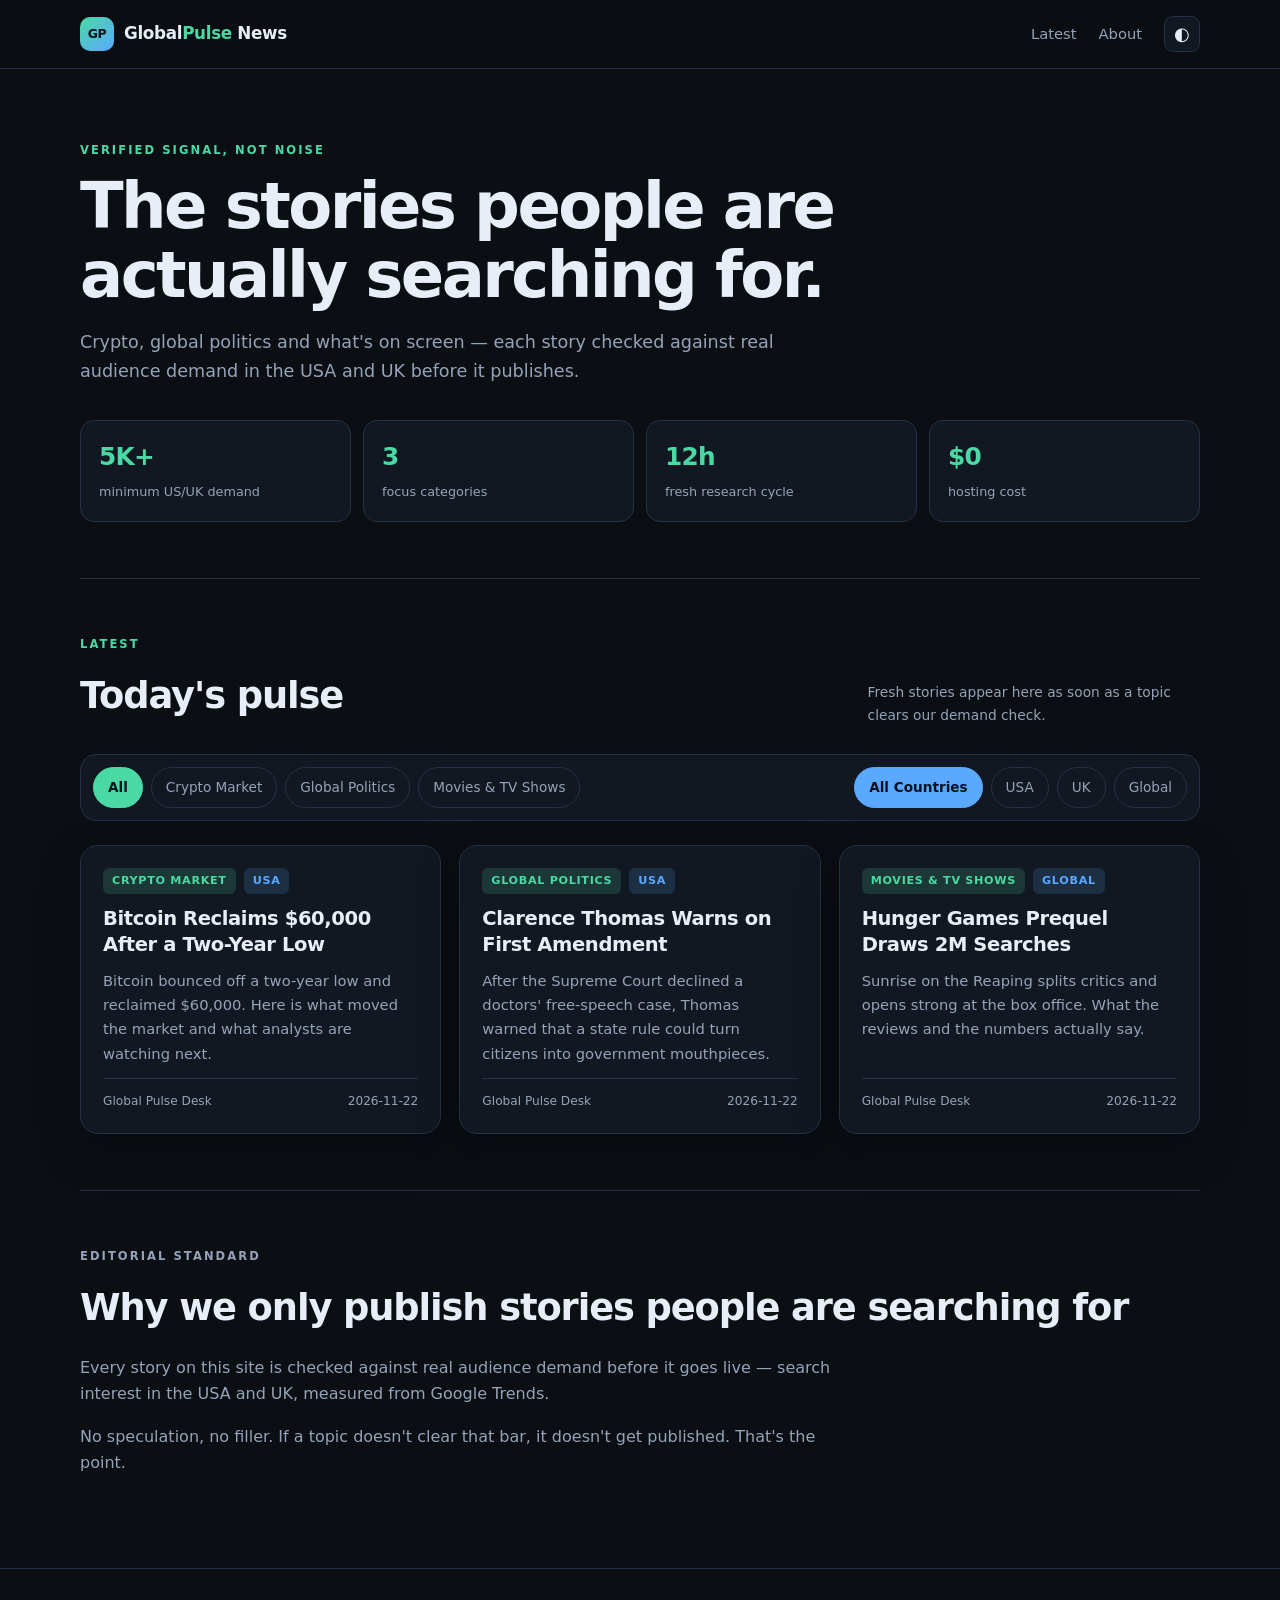
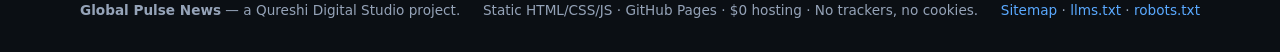
<file: index.html>
<!DOCTYPE html>
<html lang="en" data-theme="dark">
<head>
<meta charset="utf-8">
<meta name="viewport" content="width=device-width, initial-scale=1">
<title>Global Pulse News — Crypto, Politics &amp; Streaming</title>
<meta name="description" content="Real news and trend coverage on crypto, global politics and streaming. Every story checks real audience demand before it publishes.">
<meta name="robots" content="index,follow,max-snippet:-1,max-image-preview:large">
<meta name="author" content="Qureshi Digital Studio">
<link rel="canonical" href="https://nouman10.github.io/global-pulse-news/">
<meta property="og:type" content="website">
<meta property="og:site_name" content="Global Pulse News">
<meta property="og:title" content="Global Pulse News — Crypto, Politics &amp; Streaming">
<meta property="og:description" content="Trend coverage for US and UK audiences. Every story checks real audience demand before publishing.">
<meta property="og:url" content="https://nouman10.github.io/global-pulse-news/">
<meta name="twitter:card" content="summary_large_image">
<link rel="stylesheet" href="assets/style.css">
<script type="application/ld+json">
{"@context":"https://schema.org","@type":"WebSite","name":"Global Pulse News","url":"https://nouman10.github.io/global-pulse-news/","publisher":{"@type":"Organization","name":"Qureshi Digital Studio"},"potentialAction":{"@type":"SearchAction","target":"https://nouman10.github.io/global-pulse-news/?q={search_term_string}","query-input":"required name=search_term_string"}}
</script>
</head>
<body>
<header class="site-header">
  <div class="wrap header-inner">
    <a class="brand" href="index.html" aria-label="Global Pulse News home"><span class="brand-mark">GP</span><span>Global<span class="brand-accent">Pulse</span> News</span></a>
    <nav class="header-nav" aria-label="Primary">
      <a href="#latest">Latest</a><a href="#about">About</a>
      <button id="theme-toggle" class="theme-toggle" type="button" aria-label="Toggle dark and light theme">◐</button>
    </nav>
  </div>
</header>

<main>
<section class="hero wrap">
  <p class="eyebrow">VERIFIED SIGNAL, NOT NOISE</p>
  <h1>The stories people are actually searching for.</h1>
  <p class="lede">Crypto, global politics and what's on screen — each story checked against real audience demand in the USA and UK before it publishes.</p>
  <div class="hero-stats">
    <div><strong>5K+</strong><span>minimum US/UK demand</span></div>
    <div><strong>3</strong><span>focus categories</span></div>
    <div><strong>12h</strong><span>fresh research cycle</span></div>
    <div><strong>$0</strong><span>hosting cost</span></div>
  </div>
</section>

<section id="latest" class="wrap latest">
  <div class="section-head">
    <div><p class="eyebrow">LATEST</p><h2>Today's pulse</h2></div>
    <p class="section-note">Fresh stories appear here as soon as a topic clears our demand check.</p>
  </div>
  <div class="filters">
    <div class="filter-group" role="tablist" aria-label="Filter by category">
      <button class="chip active" type="button" role="tab" aria-selected="true" data-filter-category="All">All</button>
      <button class="chip" type="button" role="tab" aria-selected="false" data-filter-category="Crypto Market">Crypto Market</button>
      <button class="chip" type="button" role="tab" aria-selected="false" data-filter-category="Global Politics">Global Politics</button>
      <button class="chip" type="button" role="tab" aria-selected="false" data-filter-category="Movies &amp; TV Shows">Movies &amp; TV Shows</button>
    </div>
    <div class="filter-group" role="group" aria-label="Filter by country">
      <button class="chip chip-country active" type="button" data-filter-country="All Countries">All Countries</button>
      <button class="chip chip-country" type="button" data-filter-country="USA">USA</button>
      <button class="chip chip-country" type="button" data-filter-country="UK">UK</button>
      <button class="chip chip-country" type="button" data-filter-country="Global">Global</button>
    </div>
  </div>
  <div id="article-grid" class="article-grid" aria-live="polite">
    <div class="skeleton">Loading the latest verified stories…</div>
  </div>
</section>

<section id="about" class="wrap about">
  <p class="eyebrow">EDITORIAL STANDARD</p>
  <h2>Why we only publish stories people are searching for</h2>
  <p>Every story on this site is checked against real audience demand before it goes live — search interest in the USA and UK, measured from Google Trends.</p>
  <p>No speculation, no filler. If a topic doesn't clear that bar, it doesn't get published. That's the point.</p>
</section>
</main>

<footer class="site-footer">
  <div class="wrap footer-inner">
    <p><strong>Global Pulse News</strong> — a Qureshi Digital Studio project.</p>
    <p>Static HTML/CSS/JS · GitHub Pages · $0 hosting · No trackers, no cookies.</p>
    <p><a href="sitemap.xml">Sitemap</a> · <a href="llms.txt">llms.txt</a> · <a href="robots.txt">robots.txt</a></p>
  </div>
</footer>
<script src="assets/app.js" defer></script>
</body>
</html>
</file>
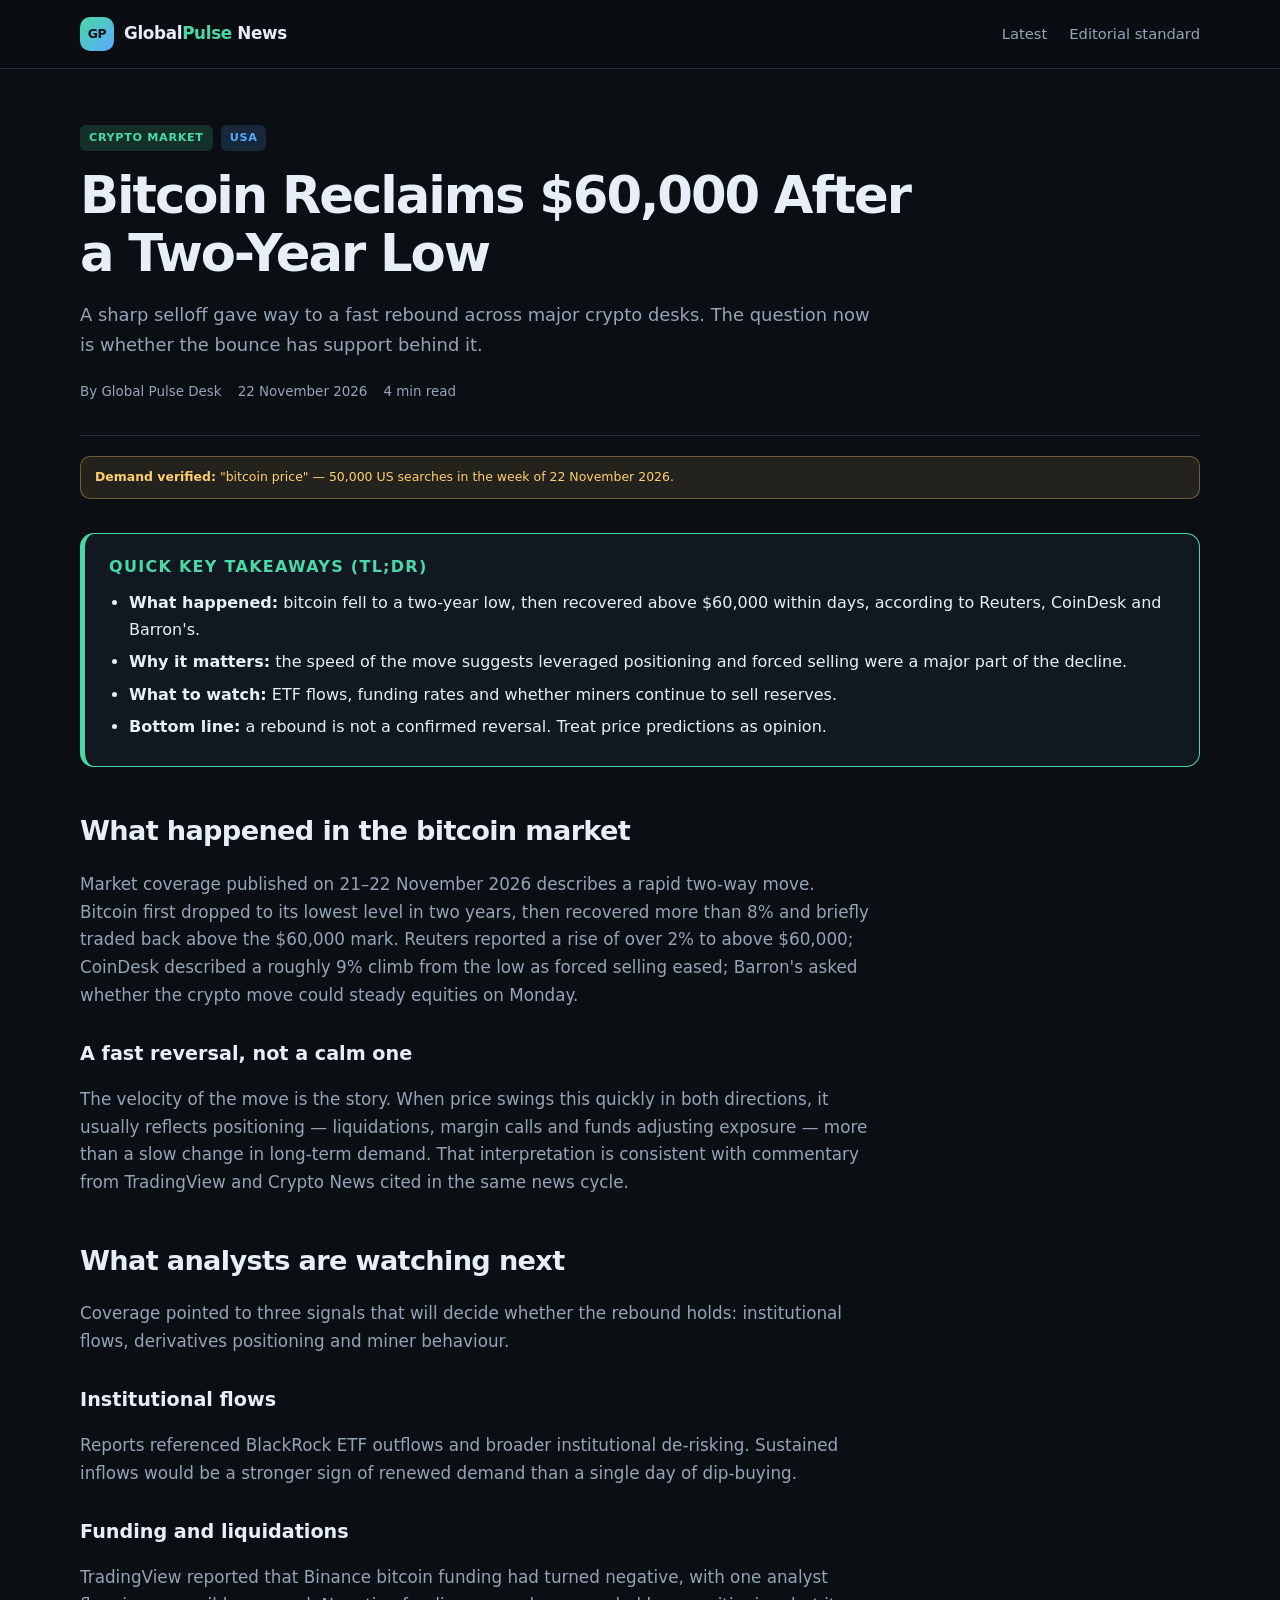
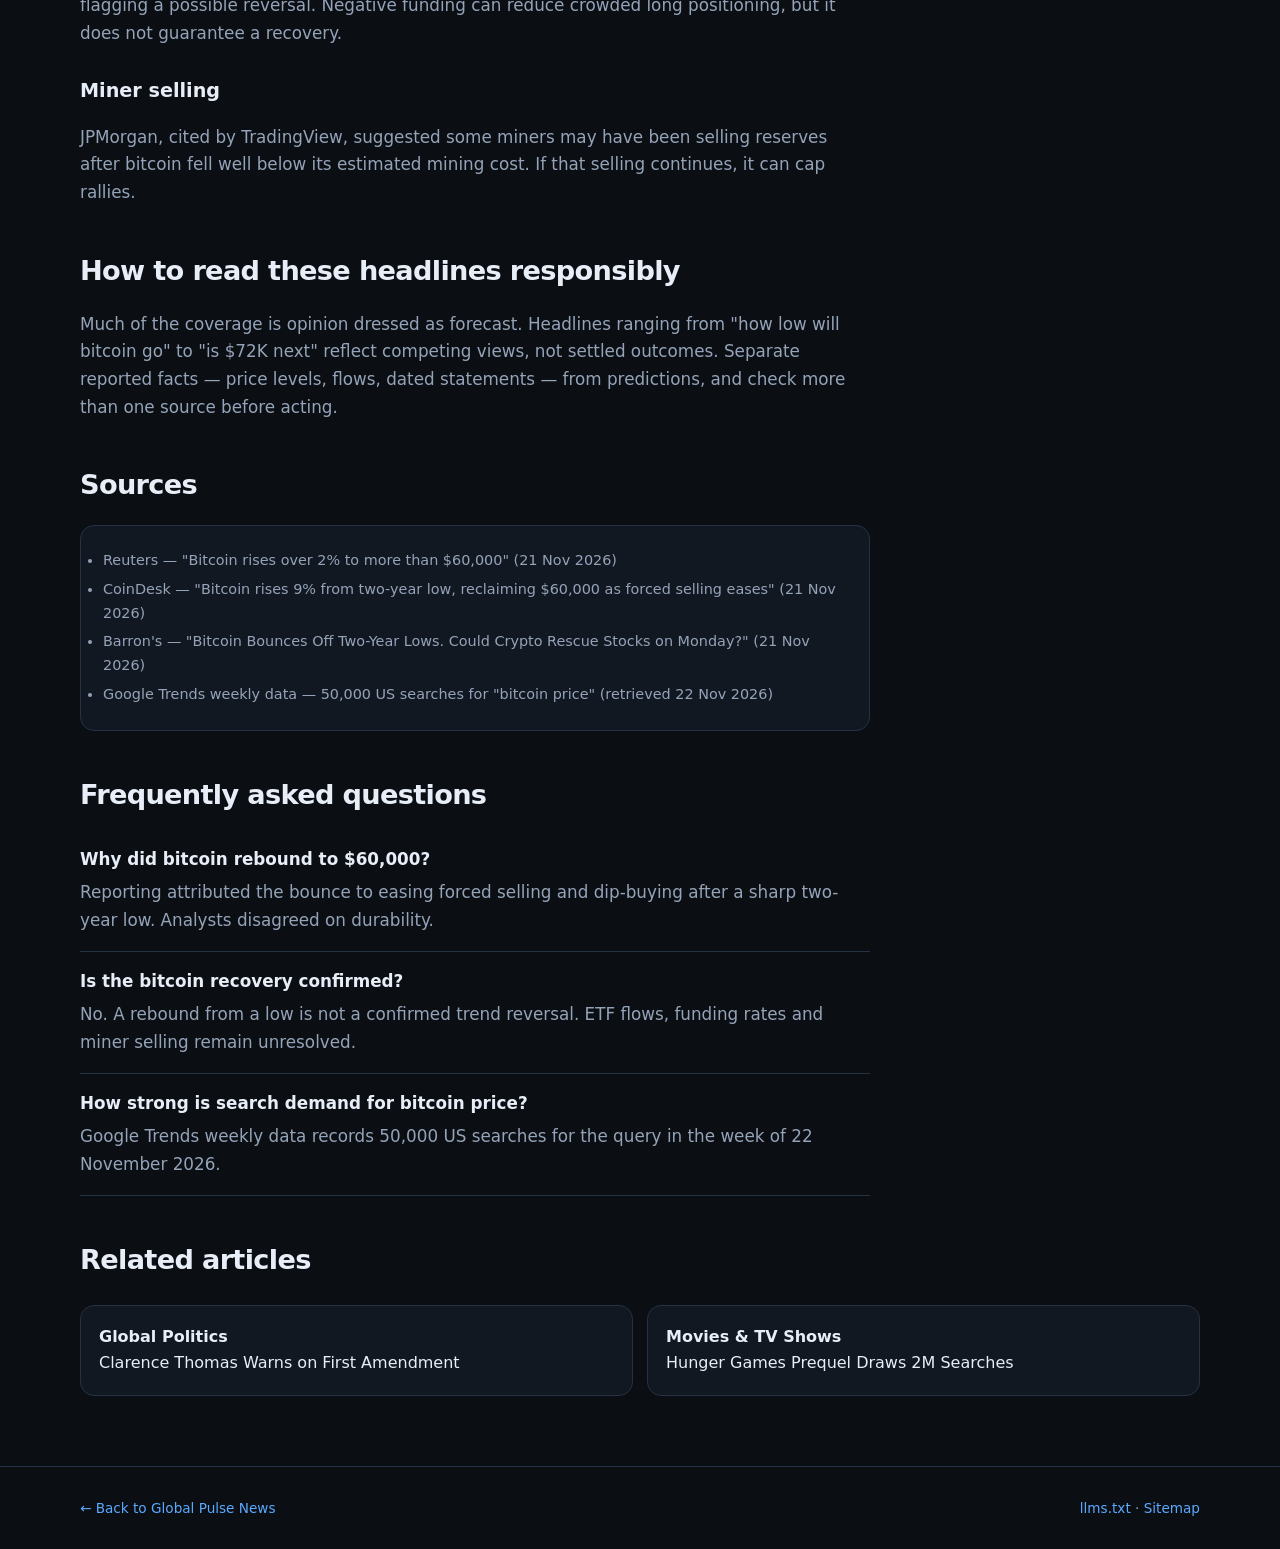
<file: articles/bitcoin-reclaims-60000.html>
<!DOCTYPE html>
<html lang="en" data-theme="dark">
<head>
<meta charset="utf-8">
<meta name="viewport" content="width=device-width, initial-scale=1">
<title>Bitcoin Reclaims $60K After Two-Year Low</title>
<meta name="description" content="Bitcoin bounced off a two-year low and reclaimed $60,000. Here is what moved the market and what analysts are watching next.">
<meta name="robots" content="index,follow,max-snippet:-1,max-image-preview:large">
<meta name="author" content="Global Pulse Desk">
<link rel="canonical" href="https://nouman10.github.io/global-pulse-news/articles/bitcoin-reclaims-60000.html">
<meta property="og:type" content="article">
<meta property="og:site_name" content="Global Pulse News">
<meta property="og:title" content="Bitcoin Reclaims $60K After Two-Year Low">
<meta property="og:description" content="Bitcoin bounced off a two-year low and reclaimed $60,000. Here is what moved the market and what analysts are watching next.">
<meta property="og:url" content="https://nouman10.github.io/global-pulse-news/articles/bitcoin-reclaims-60000.html">
<meta name="twitter:card" content="summary_large_image">
<link rel="stylesheet" href="../assets/style.css">
<link rel="stylesheet" href="../assets/article.css">
<script type="application/ld+json">
{"@context":"https://schema.org","@graph":[
{"@type":"NewsArticle","headline":"Bitcoin Reclaims $60K After Two-Year Low","description":"Bitcoin bounced off a two-year low and reclaimed $60,000. Here is what moved the market and what analysts are watching next.","datePublished":"2026-11-22","dateModified":"2026-11-22","author":{"@type":"Organization","name":"Global Pulse Desk"},"publisher":{"@type":"Organization","name":"Global Pulse News","parentOrganization":{"@type":"Organization","name":"Qureshi Digital Studio"}},"mainEntityOfPage":"https://nouman10.github.io/global-pulse-news/articles/bitcoin-reclaims-60000.html","articleSection":"Crypto Market","keywords":"bitcoin price, bitcoin, crypto market, BTC"},
{"@type":"FAQPage","mainEntity":[
{"@type":"Question","name":"Why did bitcoin rebound to $60,000?","acceptedAnswer":{"@type":"Answer","text":"Reporting from Reuters and CoinDesk on 21-22 November 2026 attributed the bounce to easing forced selling and dip-buying after a sharp two-year low. Analysts quoted in the coverage disagreed on how durable the move is."}},
{"@type":"Question","name":"Is the bitcoin recovery confirmed?","acceptedAnswer":{"@type":"Answer","text":"No. A rebound from a low is not the same as a confirmed trend reversal. ETF flows, funding rates and miner behaviour remain unresolved risks."}},
{"@type":"Question","name":"How strong is the search demand for bitcoin price?","acceptedAnswer":{"@type":"Answer","text":"Google Trends weekly data for the US records 50,000 searches for the query 'bitcoin price' in the week of 22 November 2026."}}
]}
]}
</script>
</head>
<body>
<header class="site-header"><div class="wrap header-inner">
<a class="brand" href="../index.html"><span class="brand-mark">GP</span><span>Global<span class="brand-accent">Pulse</span> News</span></a>
<nav class="header-nav" aria-label="Primary"><a href="../index.html#latest">Latest</a><a href="../index.html#about">Editorial standard</a></nav>
</div></header>
<main>
<article class="wrap">
<header class="article-hero">
<div class="tags"><span class="badge">Crypto Market</span><span class="badge country">USA</span></div>
<h1>Bitcoin Reclaims $60,000 After a Two-Year Low</h1>
<p class="article-dek">A sharp selloff gave way to a fast rebound across major crypto desks. The question now is whether the bounce has support behind it.</p>
<div class="article-meta"><span>By Global Pulse Desk</span><time datetime="2026-11-22">22 November 2026</time><span>4 min read</span></div>
</header>
<div class="gate-note"><strong>Demand verified:</strong> "bitcoin price" — 50,000 US searches in the week of 22 November 2026.</div>

<section class="tldr" aria-labelledby="tldr-heading">
<h2 id="tldr-heading">Quick Key Takeaways (TL;DR)</h2>
<ul>
<li><strong>What happened:</strong> bitcoin fell to a two-year low, then recovered above $60,000 within days, according to Reuters, CoinDesk and Barron's.</li>
<li><strong>Why it matters:</strong> the speed of the move suggests leveraged positioning and forced selling were a major part of the decline.</li>
<li><strong>What to watch:</strong> ETF flows, funding rates and whether miners continue to sell reserves.</li>
<li><strong>Bottom line:</strong> a rebound is not a confirmed reversal. Treat price predictions as opinion.</li>
</ul>
</section>

<div class="prose">
<h2>What happened in the bitcoin market</h2>
<p>Market coverage published on 21–22 November 2026 describes a rapid two-way move. Bitcoin first dropped to its lowest level in two years, then recovered more than 8% and briefly traded back above the $60,000 mark. Reuters reported a rise of over 2% to above $60,000; CoinDesk described a roughly 9% climb from the low as forced selling eased; Barron's asked whether the crypto move could steady equities on Monday.</p>

<h3>A fast reversal, not a calm one</h3>
<p>The velocity of the move is the story. When price swings this quickly in both directions, it usually reflects positioning — liquidations, margin calls and funds adjusting exposure — more than a slow change in long-term demand. That interpretation is consistent with commentary from TradingView and Crypto News cited in the same news cycle.</p>

<h2>What analysts are watching next</h2>
<p>Coverage pointed to three signals that will decide whether the rebound holds: institutional flows, derivatives positioning and miner behaviour.</p>

<h3>Institutional flows</h3>
<p>Reports referenced BlackRock ETF outflows and broader institutional de-risking. Sustained inflows would be a stronger sign of renewed demand than a single day of dip-buying.</p>

<h3>Funding and liquidations</h3>
<p>TradingView reported that Binance bitcoin funding had turned negative, with one analyst flagging a possible reversal. Negative funding can reduce crowded long positioning, but it does not guarantee a recovery.</p>

<h3>Miner selling</h3>
<p>JPMorgan, cited by TradingView, suggested some miners may have been selling reserves after bitcoin fell well below its estimated mining cost. If that selling continues, it can cap rallies.</p>

<h2>How to read these headlines responsibly</h2>
<p>Much of the coverage is opinion dressed as forecast. Headlines ranging from "how low will bitcoin go" to "is $72K next" reflect competing views, not settled outcomes. Separate reported facts — price levels, flows, dated statements — from predictions, and check more than one source before acting.</p>

<h2>Sources</h2>
<ul class="sources">
<li>Reuters — "Bitcoin rises over 2% to more than $60,000" (21 Nov 2026)</li>
<li>CoinDesk — "Bitcoin rises 9% from two-year low, reclaiming $60,000 as forced selling eases" (21 Nov 2026)</li>
<li>Barron's — "Bitcoin Bounces Off Two-Year Lows. Could Crypto Rescue Stocks on Monday?" (21 Nov 2026)</li>
<li>Google Trends weekly data — 50,000 US searches for "bitcoin price" (retrieved 22 Nov 2026)</li>
</ul>

<h2 id="faq">Frequently asked questions</h2>
<div class="faq-item"><h3>Why did bitcoin rebound to $60,000?</h3><p>Reporting attributed the bounce to easing forced selling and dip-buying after a sharp two-year low. Analysts disagreed on durability.</p></div>
<div class="faq-item"><h3>Is the bitcoin recovery confirmed?</h3><p>No. A rebound from a low is not a confirmed trend reversal. ETF flows, funding rates and miner selling remain unresolved.</p></div>
<div class="faq-item"><h3>How strong is search demand for bitcoin price?</h3><p>Google Trends weekly data records 50,000 US searches for the query in the week of 22 November 2026.</p></div>

<h2>Related articles</h2>
</div>
<aside class="related">
<a href="clarence-thomas-first-amendment.html"><strong>Global Politics</strong><br>Clarence Thomas Warns on First Amendment</a>
<a href="hunger-games-sunrise-reaping.html"><strong>Movies &amp; TV Shows</strong><br>Hunger Games Prequel Draws 2M Searches</a>
</aside>
</article>
</main>
<footer class="site-footer"><div class="wrap footer-inner">
<p><a href="../index.html">← Back to Global Pulse News</a></p><p><a href="../llms.txt">llms.txt</a> · <a href="../sitemap.xml">Sitemap</a></p>
</div></footer>
</body>
</html>
</file>
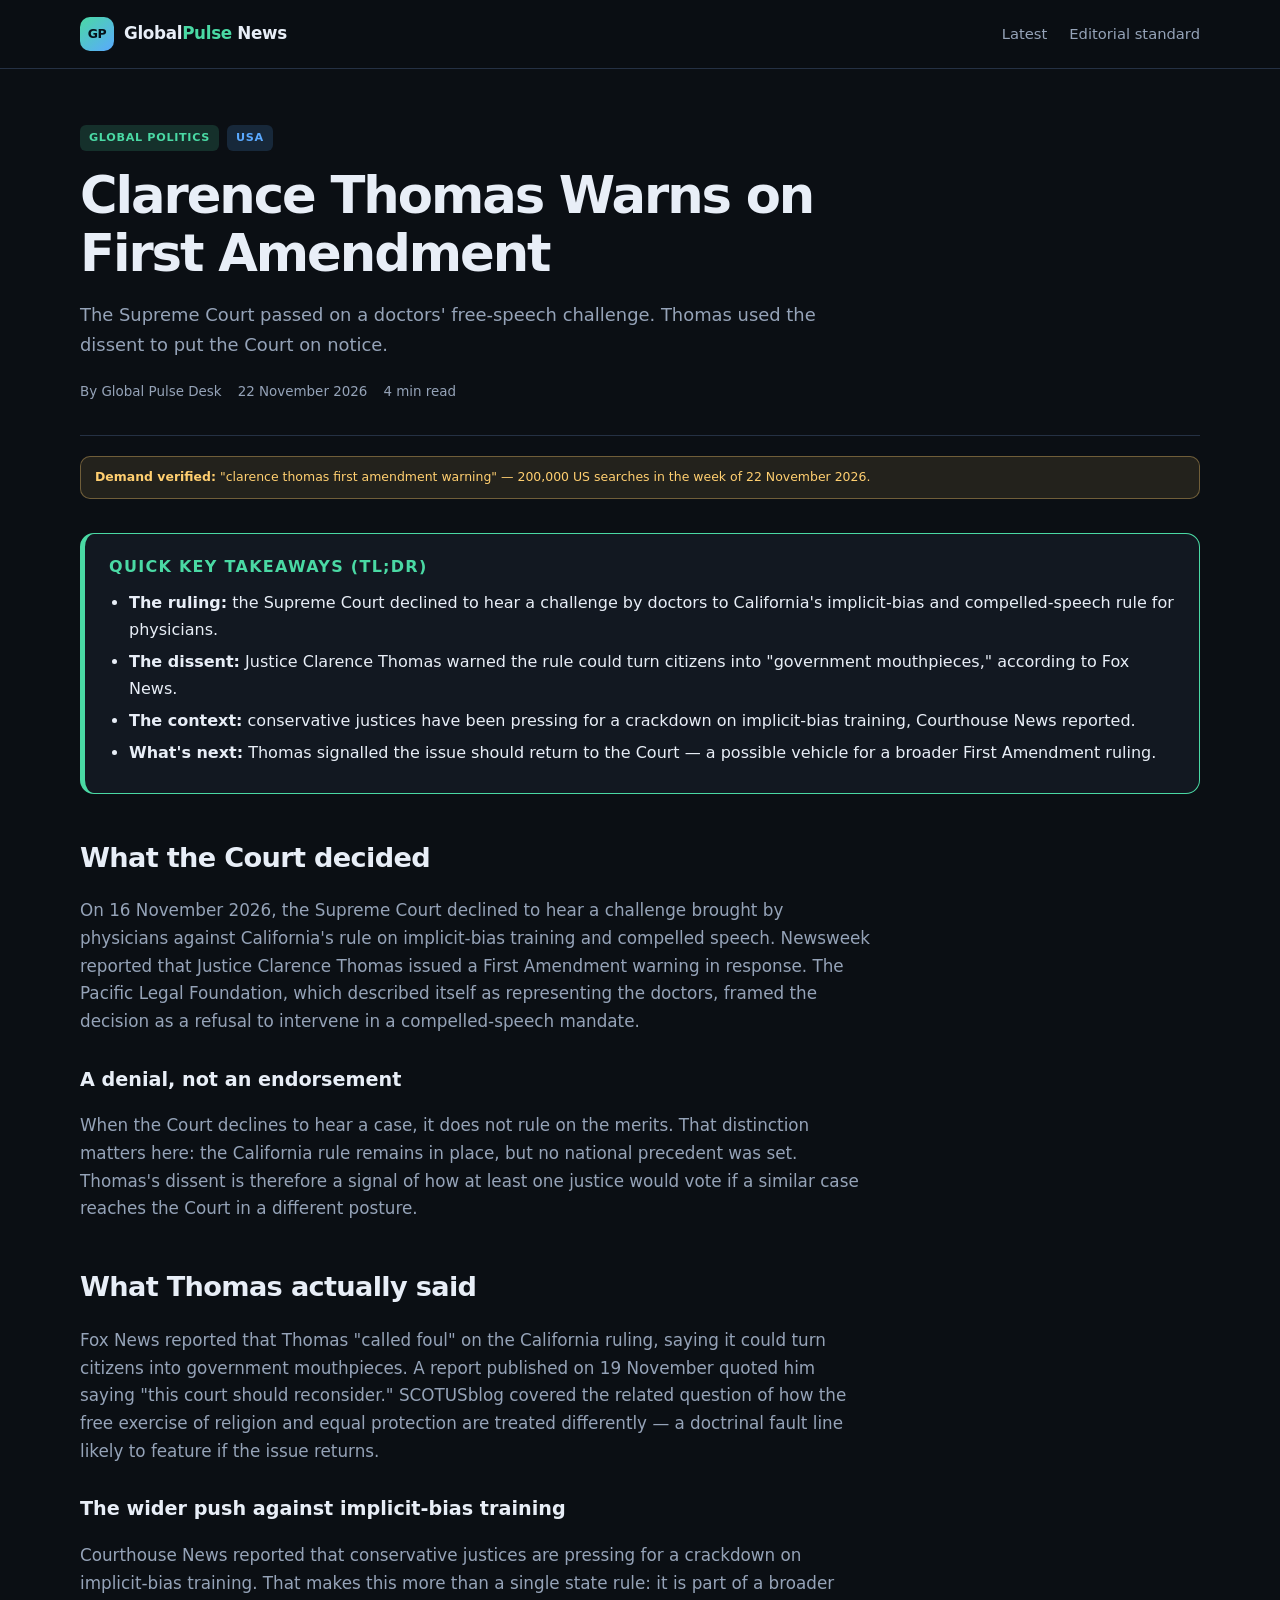
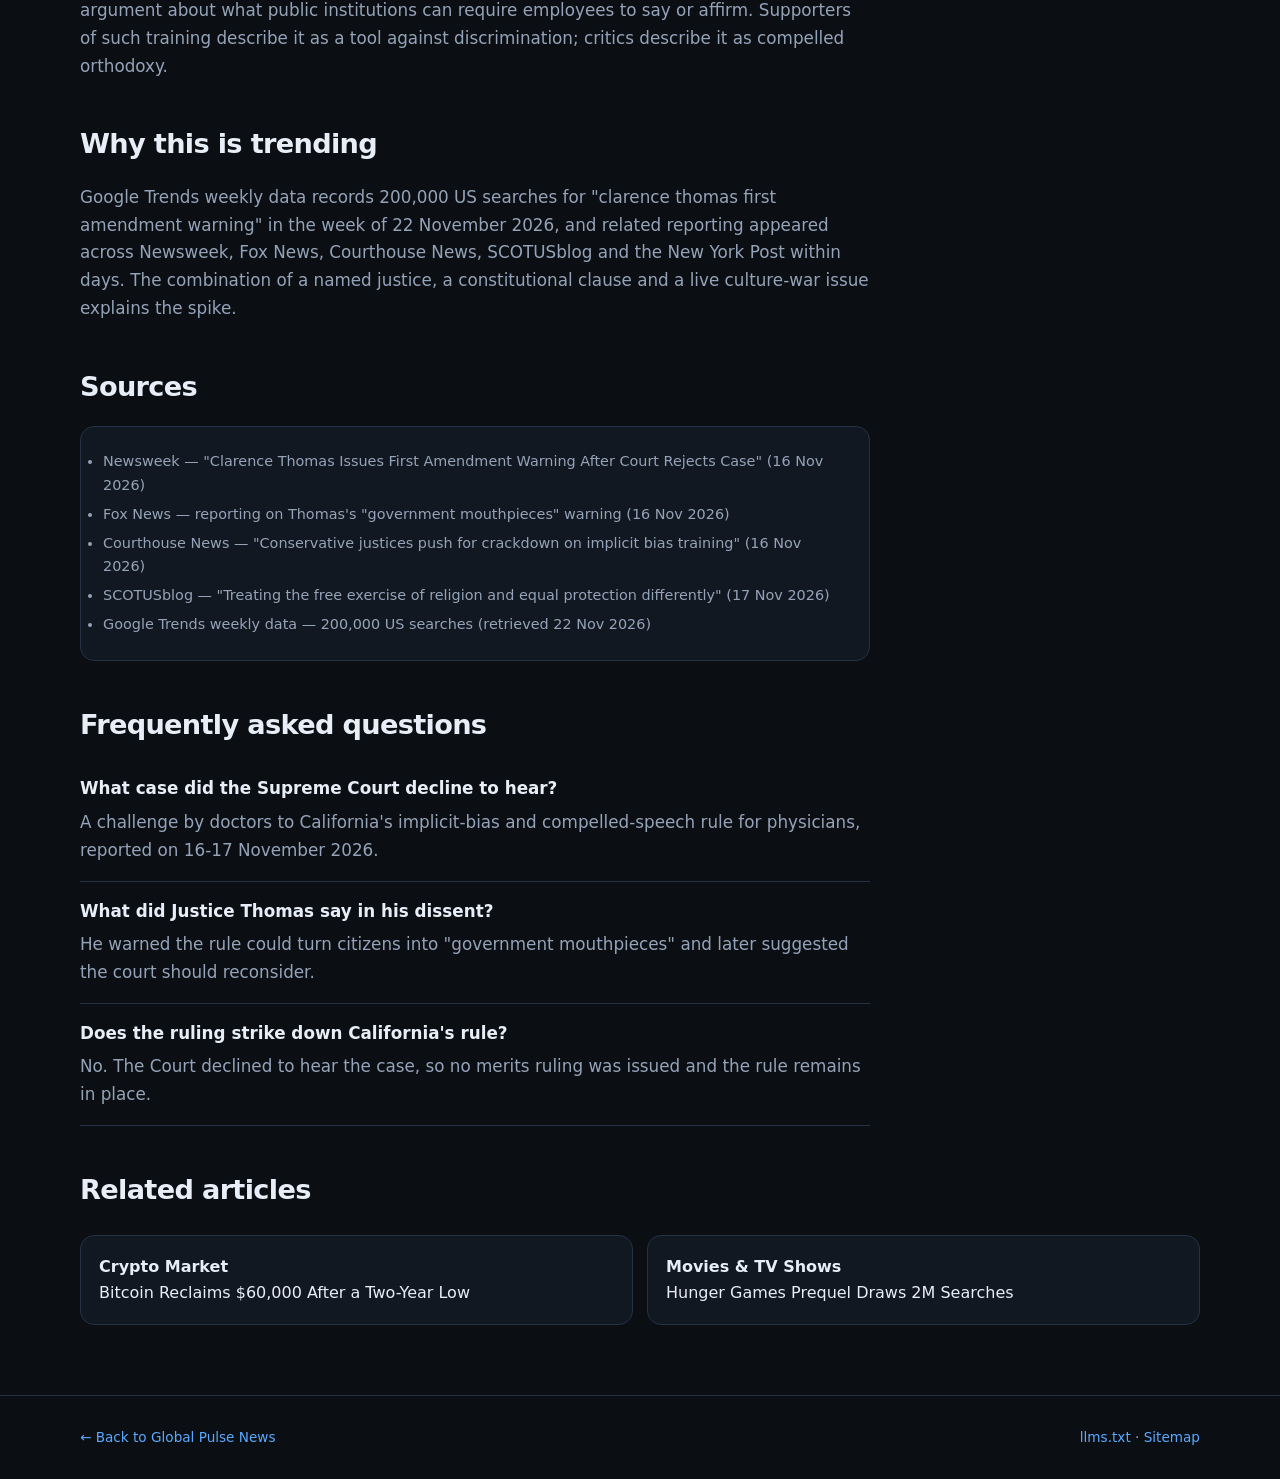
<file: articles/clarence-thomas-first-amendment.html>
<!DOCTYPE html>
<html lang="en" data-theme="dark">
<head>
<meta charset="utf-8">
<meta name="viewport" content="width=device-width, initial-scale=1">
<title>Clarence Thomas Warns on First Amendment</title>
<meta name="description" content="After the Supreme Court declined a doctors' free-speech case, Clarence Thomas warned a state rule could turn citizens into government mouthpieces.">
<meta name="robots" content="index,follow,max-snippet:-1,max-image-preview:large">
<meta name="author" content="Global Pulse Desk">
<link rel="canonical" href="https://nouman10.github.io/global-pulse-news/articles/clarence-thomas-first-amendment.html">
<meta property="og:type" content="article">
<meta property="og:site_name" content="Global Pulse News">
<meta property="og:title" content="Clarence Thomas Warns on First Amendment">
<meta property="og:description" content="After the Supreme Court declined a doctors' free-speech case, Clarence Thomas warned a state rule could turn citizens into government mouthpieces.">
<meta property="og:url" content="https://nouman10.github.io/global-pulse-news/articles/clarence-thomas-first-amendment.html">
<meta name="twitter:card" content="summary_large_image">
<link rel="stylesheet" href="../assets/style.css">
<link rel="stylesheet" href="../assets/article.css">
<script type="application/ld+json">
{"@context":"https://schema.org","@graph":[
{"@type":"NewsArticle","headline":"Clarence Thomas Warns on First Amendment","description":"After the Supreme Court declined a doctors' free-speech case, Clarence Thomas warned a state rule could turn citizens into government mouthpieces.","datePublished":"2026-11-22","dateModified":"2026-11-22","author":{"@type":"Organization","name":"Global Pulse Desk"},"publisher":{"@type":"Organization","name":"Global Pulse News","parentOrganization":{"@type":"Organization","name":"Qureshi Digital Studio"}},"mainEntityOfPage":"https://nouman10.github.io/global-pulse-news/articles/clarence-thomas-first-amendment.html","articleSection":"Global Politics","keywords":"Clarence Thomas, First Amendment, Supreme Court, California, implicit bias, free speech"},
{"@type":"FAQPage","mainEntity":[
{"@type":"Question","name":"What case did the Supreme Court decline to hear?","acceptedAnswer":{"@type":"Answer","text":"The Court declined to hear a challenge brought by doctors against California's compelled-speech and implicit-bias rule for physicians, as reported by Newsweek, Pacific Legal Foundation and Courthouse News on 16-17 November 2026."}},
{"@type":"Question","name":"What did Justice Thomas say in his dissent?","acceptedAnswer":{"@type":"Answer","text":"Thomas dissented and warned that the ruling could turn citizens into government mouthpieces, according to Fox News. A later report quoted him saying 'this court should reconsider'."}},
{"@type":"Question","name":"Why did this topic clear the search gate?","acceptedAnswer":{"@type":"Answer","text":"Google Trends weekly data for the US records 200,000 searches for 'clarence thomas first amendment warning' in the week of 22 November 2026, a strong verified signal."}}
]}
]}
</script>
</head>
<body>
<header class="site-header"><div class="wrap header-inner">
<a class="brand" href="../index.html"><span class="brand-mark">GP</span><span>Global<span class="brand-accent">Pulse</span> News</span></a>
<nav class="header-nav" aria-label="Primary"><a href="../index.html#latest">Latest</a><a href="../index.html#about">Editorial standard</a></nav>
</div></header>
<main>
<article class="wrap">
<header class="article-hero">
<div class="tags"><span class="badge">Global Politics</span><span class="badge country">USA</span></div>
<h1>Clarence Thomas Warns on First Amendment</h1>
<p class="article-dek">The Supreme Court passed on a doctors' free-speech challenge. Thomas used the dissent to put the Court on notice.</p>
<div class="article-meta"><span>By Global Pulse Desk</span><time datetime="2026-11-22">22 November 2026</time><span>4 min read</span></div>
</header>
<div class="gate-note"><strong>Demand verified:</strong> "clarence thomas first amendment warning" — 200,000 US searches in the week of 22 November 2026.</div>

<section class="tldr" aria-labelledby="tldr-heading">
<h2 id="tldr-heading">Quick Key Takeaways (TL;DR)</h2>
<ul>
<li><strong>The ruling:</strong> the Supreme Court declined to hear a challenge by doctors to California's implicit-bias and compelled-speech rule for physicians.</li>
<li><strong>The dissent:</strong> Justice Clarence Thomas warned the rule could turn citizens into "government mouthpieces," according to Fox News.</li>
<li><strong>The context:</strong> conservative justices have been pressing for a crackdown on implicit-bias training, Courthouse News reported.</li>
<li><strong>What's next:</strong> Thomas signalled the issue should return to the Court — a possible vehicle for a broader First Amendment ruling.</li>
</ul>
</section>

<div class="prose">
<h2>What the Court decided</h2>
<p>On 16 November 2026, the Supreme Court declined to hear a challenge brought by physicians against California's rule on implicit-bias training and compelled speech. Newsweek reported that Justice Clarence Thomas issued a First Amendment warning in response. The Pacific Legal Foundation, which described itself as representing the doctors, framed the decision as a refusal to intervene in a compelled-speech mandate.</p>

<h3>A denial, not an endorsement</h3>
<p>When the Court declines to hear a case, it does not rule on the merits. That distinction matters here: the California rule remains in place, but no national precedent was set. Thomas's dissent is therefore a signal of how at least one justice would vote if a similar case reaches the Court in a different posture.</p>

<h2>What Thomas actually said</h2>
<p>Fox News reported that Thomas "called foul" on the California ruling, saying it could turn citizens into government mouthpieces. A report published on 19 November quoted him saying "this court should reconsider." SCOTUSblog covered the related question of how the free exercise of religion and equal protection are treated differently — a doctrinal fault line likely to feature if the issue returns.</p>

<h3>The wider push against implicit-bias training</h3>
<p>Courthouse News reported that conservative justices are pressing for a crackdown on implicit-bias training. That makes this more than a single state rule: it is part of a broader argument about what public institutions can require employees to say or affirm. Supporters of such training describe it as a tool against discrimination; critics describe it as compelled orthodoxy.</p>

<h2>Why this is trending</h2>
<p>Google Trends weekly data records 200,000 US searches for "clarence thomas first amendment warning" in the week of 22 November 2026, and related reporting appeared across Newsweek, Fox News, Courthouse News, SCOTUSblog and the New York Post within days. The combination of a named justice, a constitutional clause and a live culture-war issue explains the spike.</p>

<h2>Sources</h2>
<ul class="sources">
<li>Newsweek — "Clarence Thomas Issues First Amendment Warning After Court Rejects Case" (16 Nov 2026)</li>
<li>Fox News — reporting on Thomas's "government mouthpieces" warning (16 Nov 2026)</li>
<li>Courthouse News — "Conservative justices push for crackdown on implicit bias training" (16 Nov 2026)</li>
<li>SCOTUSblog — "Treating the free exercise of religion and equal protection differently" (17 Nov 2026)</li>
<li>Google Trends weekly data — 200,000 US searches (retrieved 22 Nov 2026)</li>
</ul>

<h2 id="faq">Frequently asked questions</h2>
<div class="faq-item"><h3>What case did the Supreme Court decline to hear?</h3><p>A challenge by doctors to California's implicit-bias and compelled-speech rule for physicians, reported on 16-17 November 2026.</p></div>
<div class="faq-item"><h3>What did Justice Thomas say in his dissent?</h3><p>He warned the rule could turn citizens into "government mouthpieces" and later suggested the court should reconsider.</p></div>
<div class="faq-item"><h3>Does the ruling strike down California's rule?</h3><p>No. The Court declined to hear the case, so no merits ruling was issued and the rule remains in place.</p></div>

<h2>Related articles</h2>
</div>
<aside class="related">
<a href="bitcoin-reclaims-60000.html"><strong>Crypto Market</strong><br>Bitcoin Reclaims $60,000 After a Two-Year Low</a>
<a href="hunger-games-sunrise-reaping.html"><strong>Movies &amp; TV Shows</strong><br>Hunger Games Prequel Draws 2M Searches</a>
</aside>
</article>
</main>
<footer class="site-footer"><div class="wrap footer-inner">
<p><a href="../index.html">← Back to Global Pulse News</a></p><p><a href="../llms.txt">llms.txt</a> · <a href="../sitemap.xml">Sitemap</a></p>
</div></footer>
</body>
</html>
</file>
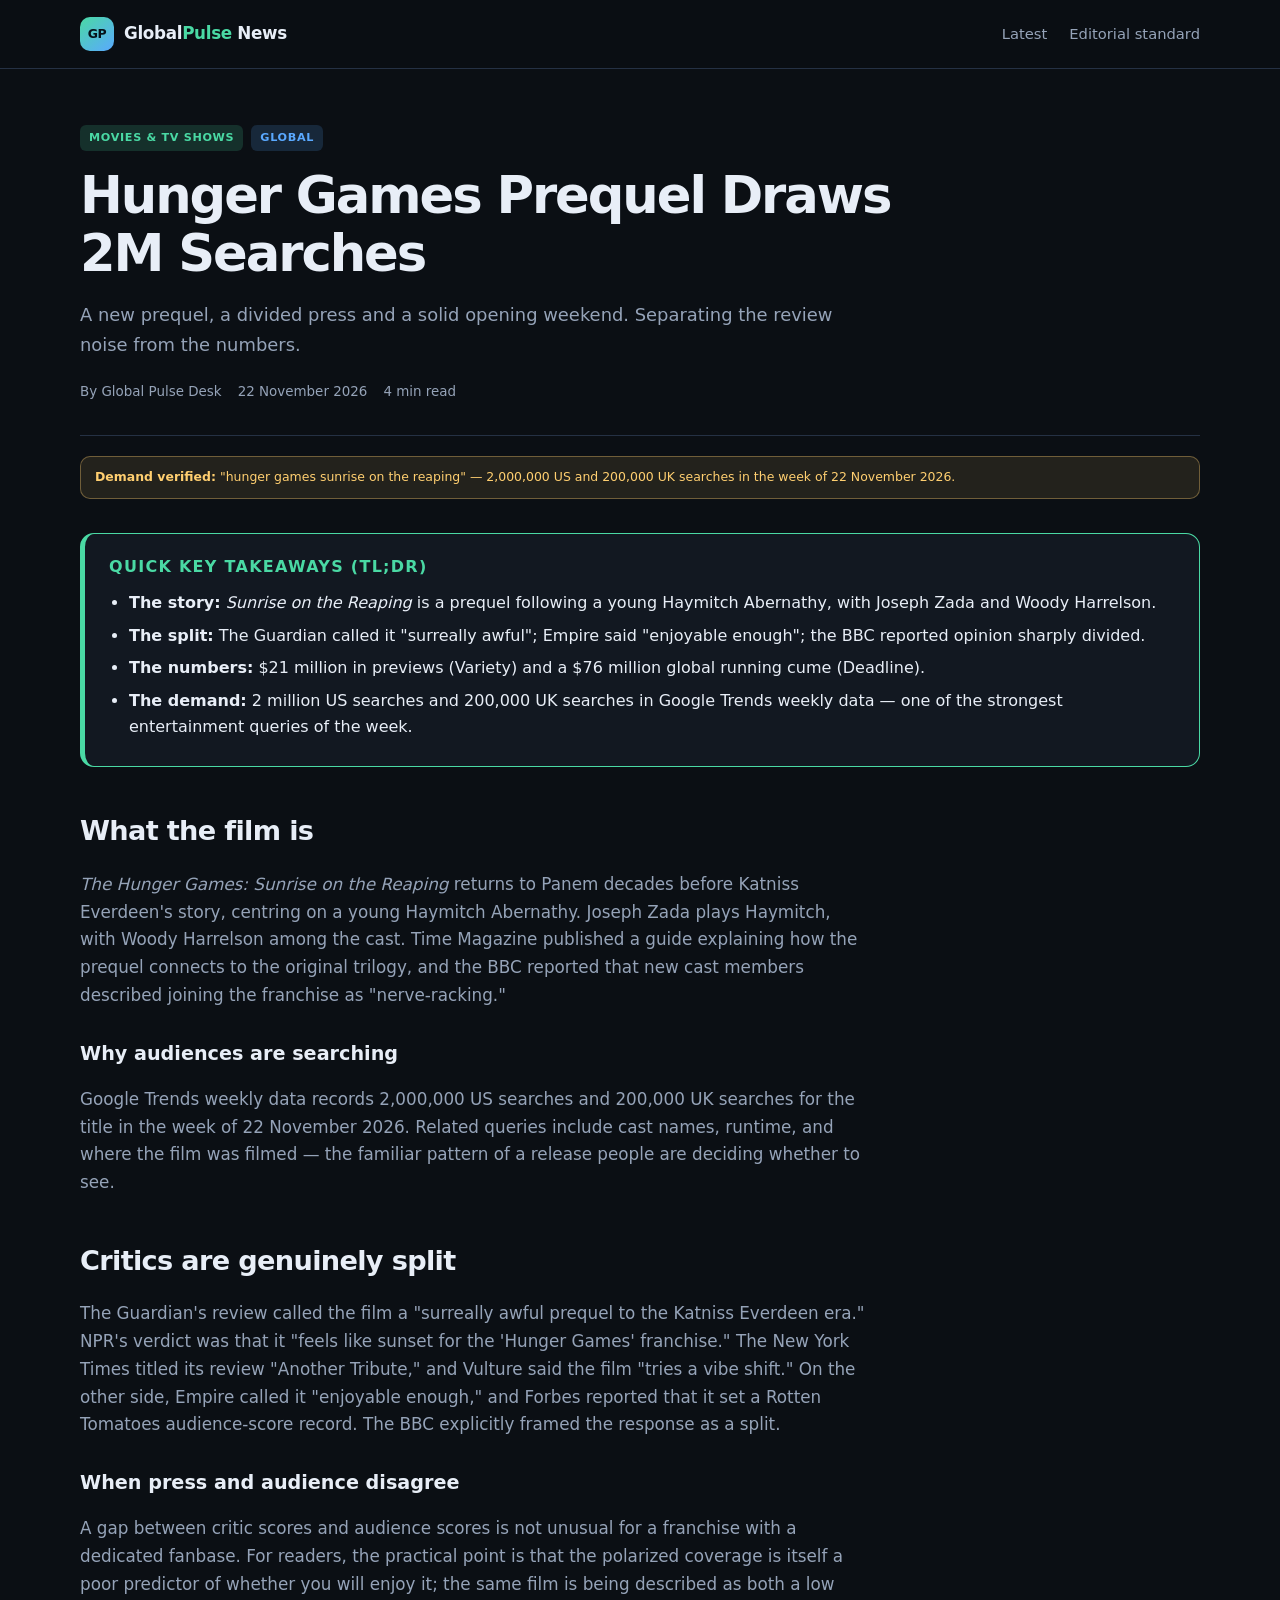
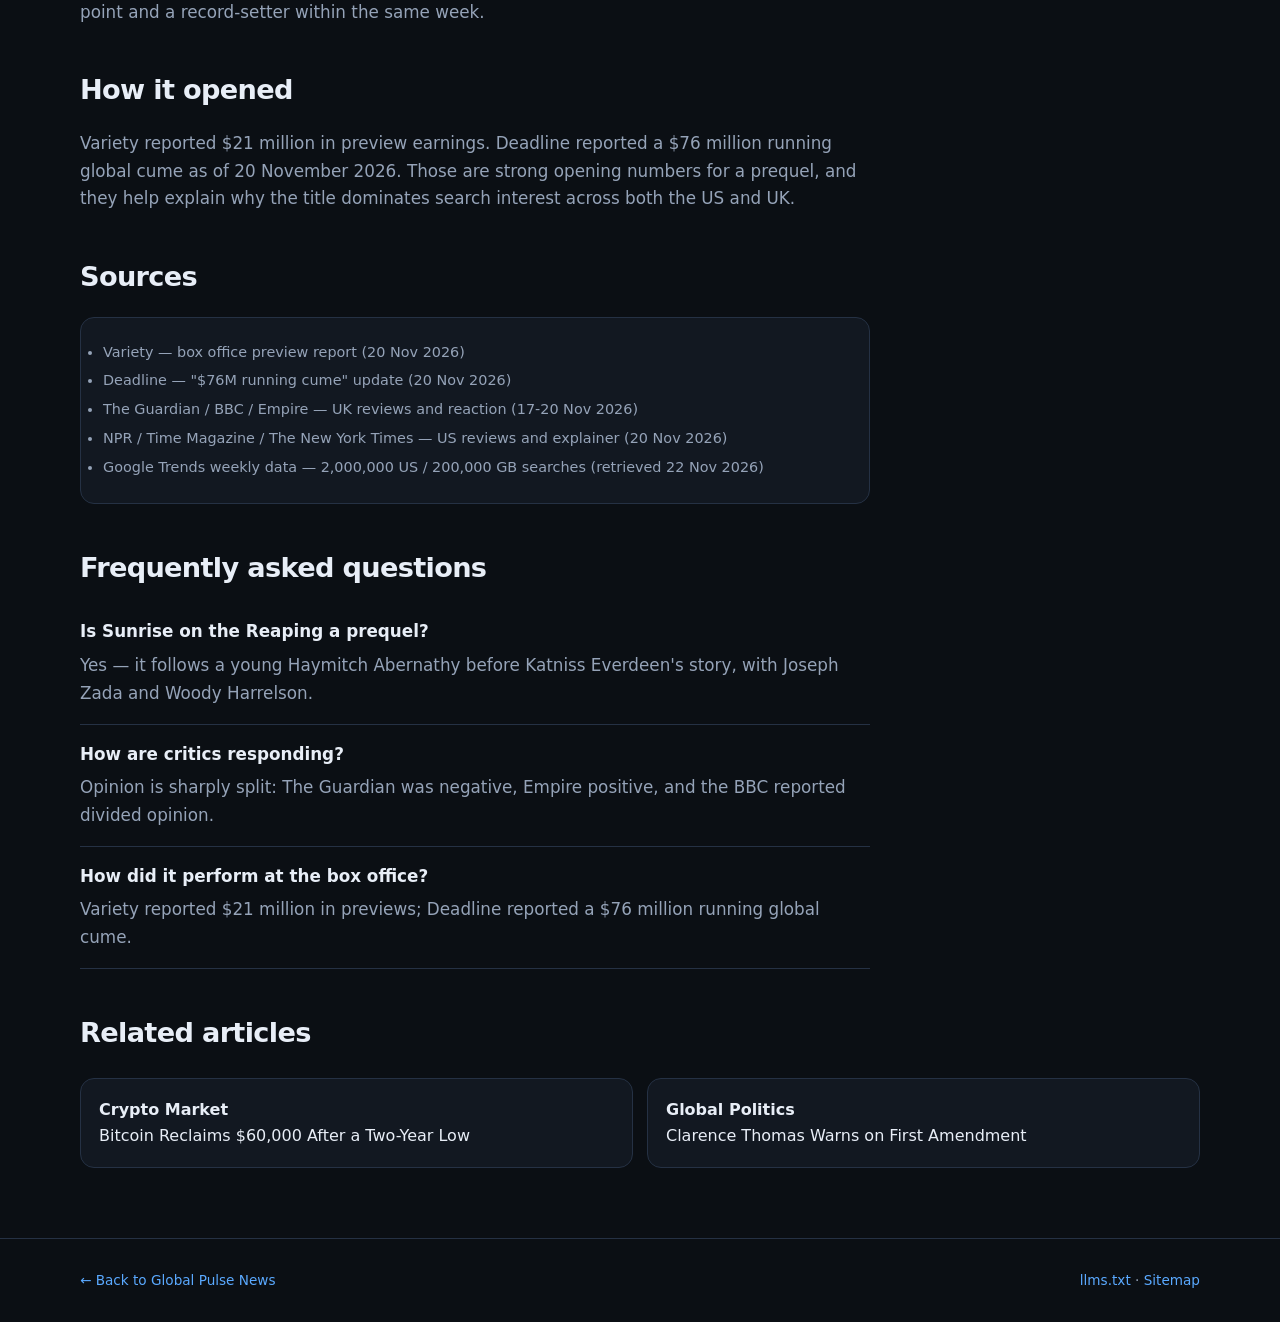
<file: articles/hunger-games-sunrise-reaping.html>
<!DOCTYPE html>
<html lang="en" data-theme="dark">
<head>
<meta charset="utf-8">
<meta name="viewport" content="width=device-width, initial-scale=1">
<title>Hunger Games Prequel Draws 2M Searches</title>
<meta name="description" content="Sunrise on the Reaping splits critics and opens strong at the box office. Here's what the reviews and the numbers actually say.">
<meta name="robots" content="index,follow,max-snippet:-1,max-image-preview:large">
<meta name="author" content="Global Pulse Desk">
<link rel="canonical" href="https://nouman10.github.io/global-pulse-news/articles/hunger-games-sunrise-reaping.html">
<meta property="og:type" content="article">
<meta property="og:site_name" content="Global Pulse News">
<meta property="og:title" content="Hunger Games Prequel Draws 2M Searches">
<meta property="og:description" content="Sunrise on the Reaping splits critics and opens strong at the box office. Here's what the reviews and the numbers actually say.">
<meta property="og:url" content="https://nouman10.github.io/global-pulse-news/articles/hunger-games-sunrise-reaping.html">
<meta name="twitter:card" content="summary_large_image">
<link rel="stylesheet" href="../assets/style.css">
<link rel="stylesheet" href="../assets/article.css">
<script type="application/ld+json">
{"@context":"https://schema.org","@graph":[
{"@type":"NewsArticle","headline":"Hunger Games Prequel Draws 2M Searches","description":"Sunrise on the Reaping splits critics and opens strong at the box office. Here's what the reviews and the numbers actually say.","datePublished":"2026-11-22","dateModified":"2026-11-22","author":{"@type":"Organization","name":"Global Pulse Desk"},"publisher":{"@type":"Organization","name":"Global Pulse News","parentOrganization":{"@type":"Organization","name":"Qureshi Digital Studio"}},"mainEntityOfPage":"https://nouman10.github.io/global-pulse-news/articles/hunger-games-sunrise-reaping.html","articleSection":"Movies & TV Shows","keywords":"hunger games sunrise on the reaping, haymitch, joseph zada, woody harrelson, movie review, box office"},
{"@type":"FAQPage","mainEntity":[
{"@type":"Question","name":"Is Sunrise on the Reaping a prequel?","acceptedAnswer":{"@type":"Answer","text":"Yes. It is set decades before Katniss Everdeen's story and follows a young Haymitch Abernathy, played by Joseph Zada, with Woody Harrelson in the cast. Time Magazine published a guide to how it connects to the original trilogy."}},
{"@type":"Question","name":"How are critics responding?","acceptedAnswer":{"@type":"Answer","text":"Opinion is sharply split. The Guardian called it 'surreally awful', NPR said it 'feels like sunset' for the franchise, while Empire called it 'enjoyable enough' and Forbes reported a Rotten Tomatoes audience-score record."}},
{"@type":"Question","name":"How did it perform at the box office?","acceptedAnswer":{"@type":"Answer","text":"Variety reported $21 million in previews and Deadline reported a $76 million running global cume as of 20 November 2026."}}
]}
]}
</script>
</head>
<body>
<header class="site-header"><div class="wrap header-inner">
<a class="brand" href="../index.html"><span class="brand-mark">GP</span><span>Global<span class="brand-accent">Pulse</span> News</span></a>
<nav class="header-nav" aria-label="Primary"><a href="../index.html#latest">Latest</a><a href="../index.html#about">Editorial standard</a></nav>
</div></header>
<main>
<article class="wrap">
<header class="article-hero">
<div class="tags"><span class="badge">Movies &amp; TV Shows</span><span class="badge country">Global</span></div>
<h1>Hunger Games Prequel Draws 2M Searches</h1>
<p class="article-dek">A new prequel, a divided press and a solid opening weekend. Separating the review noise from the numbers.</p>
<div class="article-meta"><span>By Global Pulse Desk</span><time datetime="2026-11-22">22 November 2026</time><span>4 min read</span></div>
</header>
<div class="gate-note"><strong>Demand verified:</strong> "hunger games sunrise on the reaping" — 2,000,000 US and 200,000 UK searches in the week of 22 November 2026.</div>

<section class="tldr" aria-labelledby="tldr-heading">
<h2 id="tldr-heading">Quick Key Takeaways (TL;DR)</h2>
<ul>
<li><strong>The story:</strong> <em>Sunrise on the Reaping</em> is a prequel following a young Haymitch Abernathy, with Joseph Zada and Woody Harrelson.</li>
<li><strong>The split:</strong> The Guardian called it "surreally awful"; Empire said "enjoyable enough"; the BBC reported opinion sharply divided.</li>
<li><strong>The numbers:</strong> $21 million in previews (Variety) and a $76 million global running cume (Deadline).</li>
<li><strong>The demand:</strong> 2 million US searches and 200,000 UK searches in Google Trends weekly data — one of the strongest entertainment queries of the week.</li>
</ul>
</section>

<div class="prose">
<h2>What the film is</h2>
<p><em>The Hunger Games: Sunrise on the Reaping</em> returns to Panem decades before Katniss Everdeen's story, centring on a young Haymitch Abernathy. Joseph Zada plays Haymitch, with Woody Harrelson among the cast. Time Magazine published a guide explaining how the prequel connects to the original trilogy, and the BBC reported that new cast members described joining the franchise as "nerve-racking."</p>

<h3>Why audiences are searching</h3>
<p>Google Trends weekly data records 2,000,000 US searches and 200,000 UK searches for the title in the week of 22 November 2026. Related queries include cast names, runtime, and where the film was filmed — the familiar pattern of a release people are deciding whether to see.</p>

<h2>Critics are genuinely split</h2>
<p>The Guardian's review called the film a "surreally awful prequel to the Katniss Everdeen era." NPR's verdict was that it "feels like sunset for the 'Hunger Games' franchise." The New York Times titled its review "Another Tribute," and Vulture said the film "tries a vibe shift." On the other side, Empire called it "enjoyable enough," and Forbes reported that it set a Rotten Tomatoes audience-score record. The BBC explicitly framed the response as a split.</p>

<h3>When press and audience disagree</h3>
<p>A gap between critic scores and audience scores is not unusual for a franchise with a dedicated fanbase. For readers, the practical point is that the polarized coverage is itself a poor predictor of whether you will enjoy it; the same film is being described as both a low point and a record-setter within the same week.</p>

<h2>How it opened</h2>
<p>Variety reported $21 million in preview earnings. Deadline reported a $76 million running global cume as of 20 November 2026. Those are strong opening numbers for a prequel, and they help explain why the title dominates search interest across both the US and UK.</p>

<h2>Sources</h2>
<ul class="sources">
<li>Variety — box office preview report (20 Nov 2026)</li>
<li>Deadline — "$76M running cume" update (20 Nov 2026)</li>
<li>The Guardian / BBC / Empire — UK reviews and reaction (17-20 Nov 2026)</li>
<li>NPR / Time Magazine / The New York Times — US reviews and explainer (20 Nov 2026)</li>
<li>Google Trends weekly data — 2,000,000 US / 200,000 GB searches (retrieved 22 Nov 2026)</li>
</ul>

<h2 id="faq">Frequently asked questions</h2>
<div class="faq-item"><h3>Is Sunrise on the Reaping a prequel?</h3><p>Yes — it follows a young Haymitch Abernathy before Katniss Everdeen's story, with Joseph Zada and Woody Harrelson.</p></div>
<div class="faq-item"><h3>How are critics responding?</h3><p>Opinion is sharply split: The Guardian was negative, Empire positive, and the BBC reported divided opinion.</p></div>
<div class="faq-item"><h3>How did it perform at the box office?</h3><p>Variety reported $21 million in previews; Deadline reported a $76 million running global cume.</p></div>

<h2>Related articles</h2>
</div>
<aside class="related">
<a href="bitcoin-reclaims-60000.html"><strong>Crypto Market</strong><br>Bitcoin Reclaims $60,000 After a Two-Year Low</a>
<a href="clarence-thomas-first-amendment.html"><strong>Global Politics</strong><br>Clarence Thomas Warns on First Amendment</a>
</aside>
</article>
</main>
<footer class="site-footer"><div class="wrap footer-inner">
<p><a href="../index.html">← Back to Global Pulse News</a></p><p><a href="../llms.txt">llms.txt</a> · <a href="../sitemap.xml">Sitemap</a></p>
</div></footer>
</body>
</html>
</file>
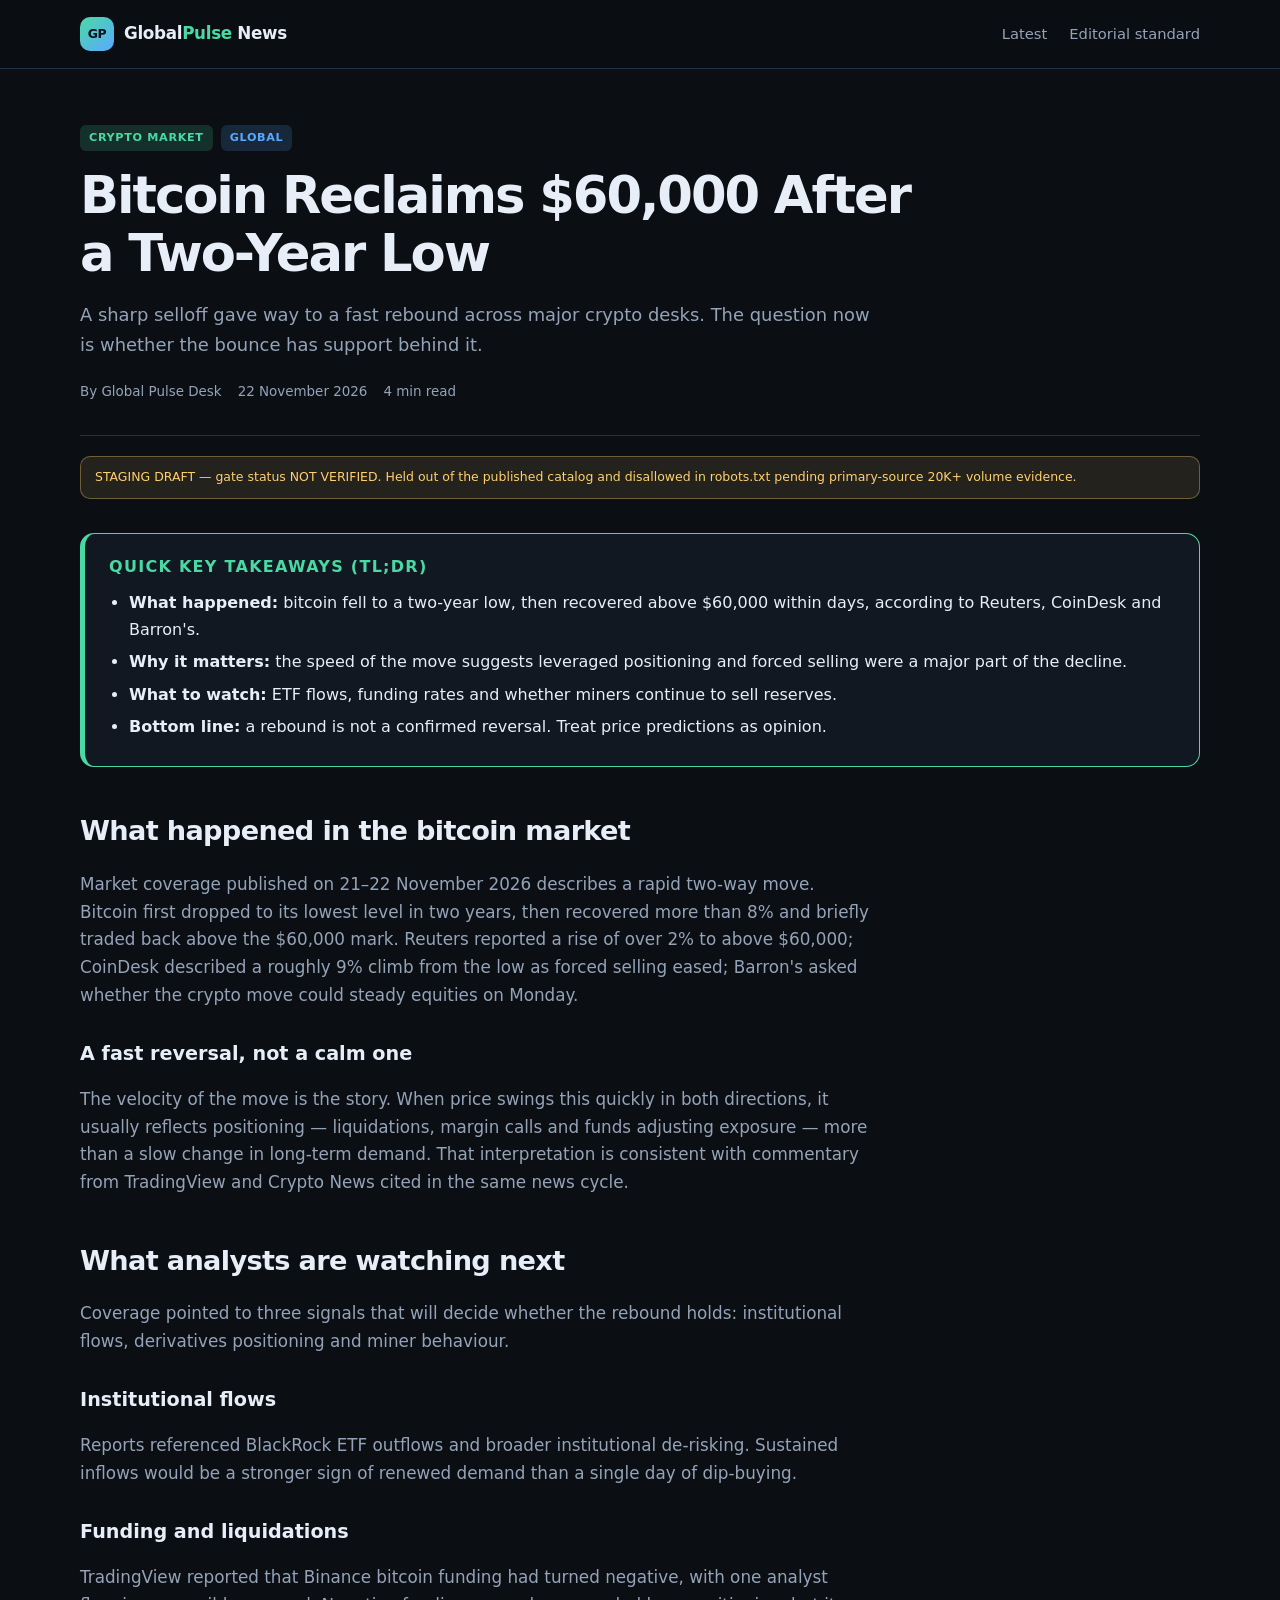
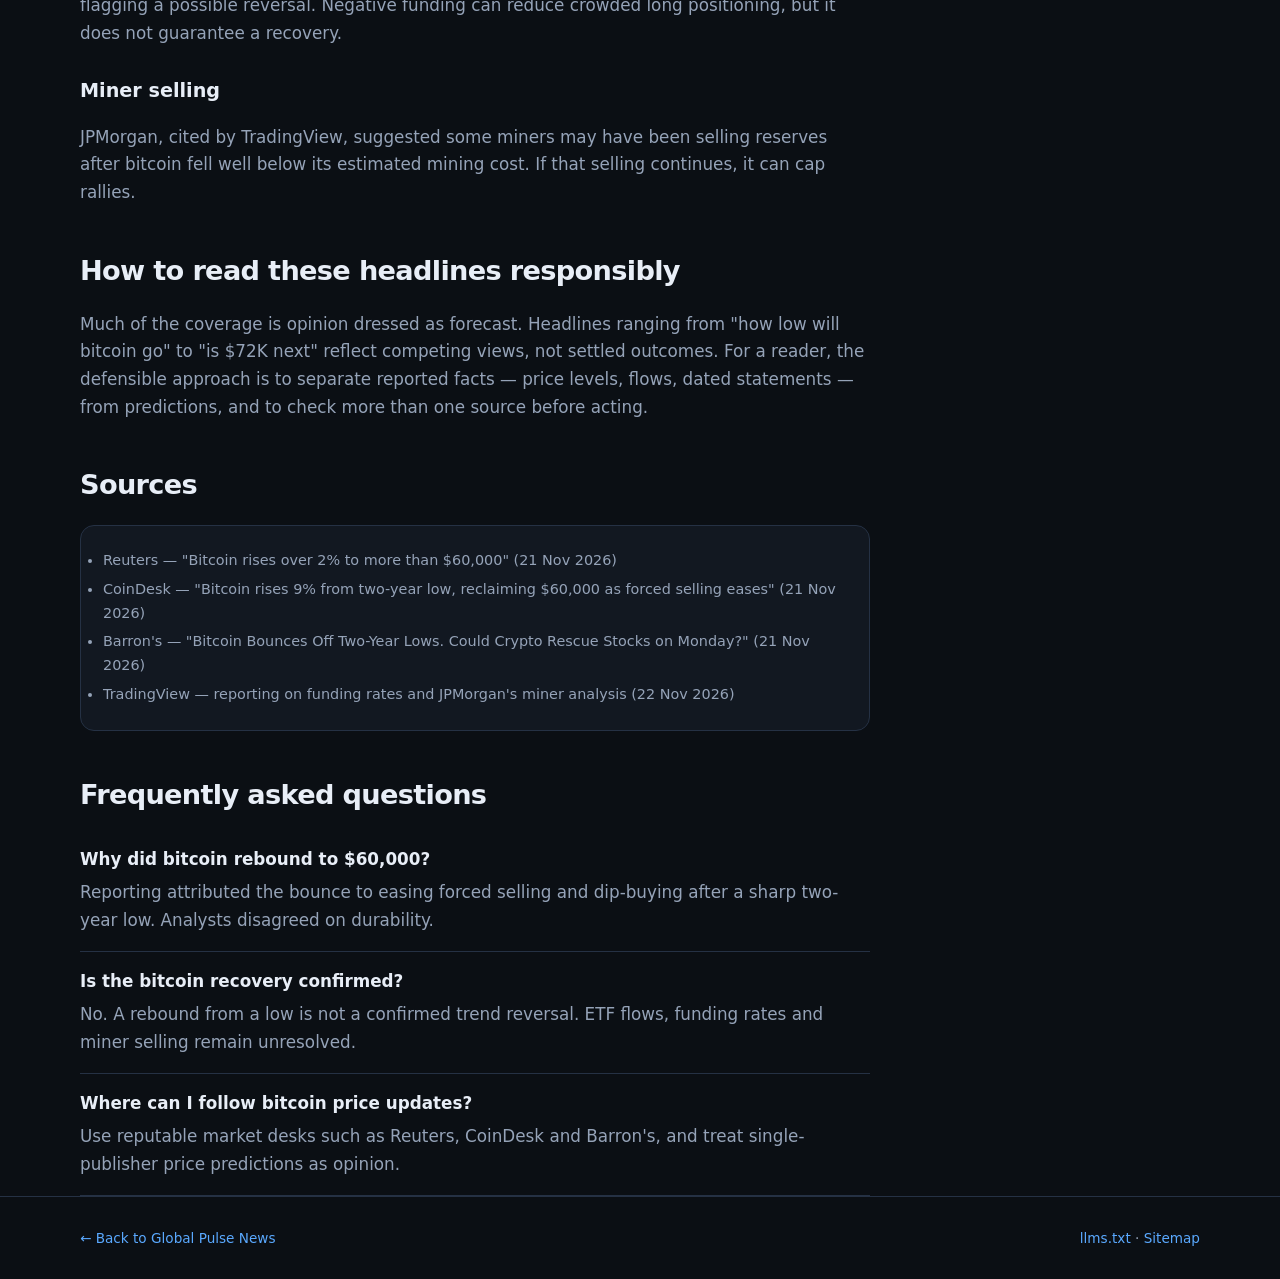
<file: drafts/bitcoin-reclaims-60000.html>
<!DOCTYPE html>
<html lang="en" data-theme="dark">
<head>
<meta charset="utf-8">
<meta name="viewport" content="width=device-width, initial-scale=1">
<title>Bitcoin Reclaims $60K After Two-Year Low</title>
<meta name="description" content="Bitcoin bounced off a two-year low and reclaimed $60,000. Here is what moved the market and what analysts are watching next.">
<meta name="robots" content="noindex,nofollow">
<meta name="author" content="Global Pulse Desk">
<link rel="canonical" href="https://nouman10.github.io/global-pulse-news/articles/bitcoin-reclaims-60000.html">
<meta property="og:type" content="article">
<meta property="og:site_name" content="Global Pulse News">
<meta property="og:title" content="Bitcoin Reclaims $60K After Two-Year Low">
<meta property="og:description" content="Bitcoin bounced off a two-year low and reclaimed $60,000. Here is what moved the market and what analysts are watching next.">
<meta property="og:url" content="https://nouman10.github.io/global-pulse-news/articles/bitcoin-reclaims-60000.html">
<meta name="twitter:card" content="summary_large_image">
<link rel="stylesheet" href="../assets/style.css">
<link rel="stylesheet" href="../assets/article.css">
<script type="application/ld+json">
{"@context":"https://schema.org","@graph":[
{"@type":"NewsArticle","headline":"Bitcoin Reclaims $60K After Two-Year Low","description":"Bitcoin bounced off a two-year low and reclaimed $60,000. Here is what moved the market and what analysts are watching next.","datePublished":"2026-11-22","dateModified":"2026-11-22","author":{"@type":"Organization","name":"Global Pulse Desk"},"publisher":{"@type":"Organization","name":"Global Pulse News","parentOrganization":{"@type":"Organization","name":"Qureshi Digital Studio"}},"mainEntityOfPage":"https://nouman10.github.io/global-pulse-news/articles/bitcoin-reclaims-60000.html","articleSection":"Crypto Market","keywords":"bitcoin price, bitcoin, crypto market, BTC"},
{"@type":"FAQPage","mainEntity":[
{"@type":"Question","name":"Why did bitcoin rebound to $60,000?","acceptedAnswer":{"@type":"Answer","text":"Reporting from Reuters and CoinDesk on 21-22 November 2026 attributed the bounce to easing forced selling and dip-buying after a sharp two-year low. Analysts quoted in the coverage disagreed on how durable the move is."}},
{"@type":"Question","name":"Is the bitcoin recovery confirmed?","acceptedAnswer":{"@type":"Answer","text":"No. A rebound from a low is not the same as a confirmed trend reversal. Several market commentators cited in the coverage remained cautious and pointed to outflows, funding rates and miner behaviour as unresolved risks."}},
{"@type":"Question","name":"Where can I follow bitcoin price updates?","acceptedAnswer":{"@type":"Answer","text":"Use reputable market desks such as Reuters, CoinDesk and Barron's, and treat single-publisher price predictions as opinion rather than fact."}}
]}
]}
</script>
</head>
<body>
<header class="site-header"><div class="wrap header-inner">
<a class="brand" href="../index.html"><span class="brand-mark">GP</span><span>Global<span class="brand-accent">Pulse</span> News</span></a>
<nav class="header-nav" aria-label="Primary"><a href="../index.html#latest">Latest</a><a href="../index.html#about">Editorial standard</a></nav>
</div></header>
<main>
<article class="wrap">
<header class="article-hero">
<div class="tags"><span class="badge">Crypto Market</span><span class="badge country">Global</span></div>
<h1>Bitcoin Reclaims $60,000 After a Two-Year Low</h1>
<p class="article-dek">A sharp selloff gave way to a fast rebound across major crypto desks. The question now is whether the bounce has support behind it.</p>
<div class="article-meta"><span>By Global Pulse Desk</span><time datetime="2026-11-22">22 November 2026</time><span>4 min read</span></div>
</header>
<div class="gate-note">STAGING DRAFT — gate status NOT VERIFIED. Held out of the published catalog and disallowed in robots.txt pending primary-source 20K+ volume evidence.</div>

<section class="tldr" aria-labelledby="tldr-heading">
<h2 id="tldr-heading">Quick Key Takeaways (TL;DR)</h2>
<ul>
<li><strong>What happened:</strong> bitcoin fell to a two-year low, then recovered above $60,000 within days, according to Reuters, CoinDesk and Barron's.</li>
<li><strong>Why it matters:</strong> the speed of the move suggests leveraged positioning and forced selling were a major part of the decline.</li>
<li><strong>What to watch:</strong> ETF flows, funding rates and whether miners continue to sell reserves.</li>
<li><strong>Bottom line:</strong> a rebound is not a confirmed reversal. Treat price predictions as opinion.</li>
</ul>
</section>

<div class="prose">
<h2>What happened in the bitcoin market</h2>
<p>Market coverage published on 21–22 November 2026 describes a rapid two-way move. Bitcoin first dropped to its lowest level in two years, then recovered more than 8% and briefly traded back above the $60,000 mark. Reuters reported a rise of over 2% to above $60,000; CoinDesk described a roughly 9% climb from the low as forced selling eased; Barron's asked whether the crypto move could steady equities on Monday.</p>

<h3>A fast reversal, not a calm one</h3>
<p>The velocity of the move is the story. When price swings this quickly in both directions, it usually reflects positioning — liquidations, margin calls and funds adjusting exposure — more than a slow change in long-term demand. That interpretation is consistent with commentary from TradingView and Crypto News cited in the same news cycle.</p>

<h2>What analysts are watching next</h2>
<p>Coverage pointed to three signals that will decide whether the rebound holds: institutional flows, derivatives positioning and miner behaviour.</p>

<h3>Institutional flows</h3>
<p>Reports referenced BlackRock ETF outflows and broader institutional de-risking. Sustained inflows would be a stronger sign of renewed demand than a single day of dip-buying.</p>

<h3>Funding and liquidations</h3>
<p>TradingView reported that Binance bitcoin funding had turned negative, with one analyst flagging a possible reversal. Negative funding can reduce crowded long positioning, but it does not guarantee a recovery.</p>

<h3>Miner selling</h3>
<p>JPMorgan, cited by TradingView, suggested some miners may have been selling reserves after bitcoin fell well below its estimated mining cost. If that selling continues, it can cap rallies.</p>

<h2>How to read these headlines responsibly</h2>
<p>Much of the coverage is opinion dressed as forecast. Headlines ranging from "how low will bitcoin go" to "is $72K next" reflect competing views, not settled outcomes. For a reader, the defensible approach is to separate reported facts — price levels, flows, dated statements — from predictions, and to check more than one source before acting.</p>

<h2>Sources</h2>
<ul class="sources">
<li>Reuters — "Bitcoin rises over 2% to more than $60,000" (21 Nov 2026)</li>
<li>CoinDesk — "Bitcoin rises 9% from two-year low, reclaiming $60,000 as forced selling eases" (21 Nov 2026)</li>
<li>Barron's — "Bitcoin Bounces Off Two-Year Lows. Could Crypto Rescue Stocks on Monday?" (21 Nov 2026)</li>
<li>TradingView — reporting on funding rates and JPMorgan's miner analysis (22 Nov 2026)</li>
</ul>

<h2 id="faq">Frequently asked questions</h2>
<div class="faq-item"><h3>Why did bitcoin rebound to $60,000?</h3><p>Reporting attributed the bounce to easing forced selling and dip-buying after a sharp two-year low. Analysts disagreed on durability.</p></div>
<div class="faq-item"><h3>Is the bitcoin recovery confirmed?</h3><p>No. A rebound from a low is not a confirmed trend reversal. ETF flows, funding rates and miner selling remain unresolved.</p></div>
<div class="faq-item"><h3>Where can I follow bitcoin price updates?</h3><p>Use reputable market desks such as Reuters, CoinDesk and Barron's, and treat single-publisher price predictions as opinion.</p></div>
</div>
</article>
</main>
<footer class="site-footer"><div class="wrap footer-inner">
<p><a href="../index.html">← Back to Global Pulse News</a></p><p><a href="../llms.txt">llms.txt</a> · <a href="../sitemap.xml">Sitemap</a></p>
</div></footer>
</body>
</html>
</file>
<file: assets/style.css>
:root{--bg:#0b0f14;--panel:#121821;--panel-2:#182130;--text:#e8eef7;--muted:#95a3b8;--line:#253144;--accent:#4ad9a4;--accent-2:#5aa9ff;--warn:#ffcf70;--shadow:0 18px 40px rgba(0,0,0,.35)}
[data-theme=light]{--bg:#f6f8fc;--panel:#fff;--panel-2:#eef3fa;--text:#0f1724;--muted:#53637a;--line:#d9e2ef;--accent:#0e9b70;--accent-2:#1466c6;--warn:#a86600;--shadow:0 18px 40px rgba(25,45,80,.10)}
*{box-sizing:border-box}
html{scroll-behavior:smooth}
body{margin:0;background:var(--bg);color:var(--text);font:16px/1.65 system-ui,-apple-system,"Segoe UI",Roboto,Inter,Arial,sans-serif;-webkit-font-smoothing:antialiased}
a{color:var(--accent-2);text-decoration:none}
a:hover{text-decoration:underline}
.wrap{width:min(1120px,92vw);margin-inline:auto}
.site-header{position:sticky;top:0;z-index:20;background:color-mix(in srgb,var(--bg) 88%,transparent);backdrop-filter:blur(12px);border-bottom:1px solid var(--line)}
.header-inner{display:flex;align-items:center;justify-content:space-between;height:68px}
.brand{display:flex;align-items:center;gap:10px;color:var(--text);font-weight:800;letter-spacing:-.02em;font-size:1.05rem}
.brand:hover{text-decoration:none}
.brand-mark{display:grid;place-items:center;width:34px;height:34px;border-radius:10px;background:linear-gradient(140deg,var(--accent),var(--accent-2));color:#06121b;font-size:.78rem;font-weight:900}
.brand-accent{color:var(--accent)}
.header-nav{display:flex;align-items:center;gap:22px;font-size:.92rem}
.header-nav a{color:var(--muted)}
.theme-toggle{border:1px solid var(--line);background:var(--panel);color:var(--text);border-radius:9px;width:36px;height:36px;cursor:pointer;font-size:1.1rem}
.hero{padding:72px 0 56px;border-bottom:1px solid var(--line)}
.eyebrow{margin:0 0 12px;font-size:.72rem;font-weight:800;letter-spacing:.18em;color:var(--accent)}
.hero h1{font-size:clamp(2.2rem,5.4vw,4rem);line-height:1.08;letter-spacing:-.04em;margin:0 0 18px;max-width:19ch}
.lede{max-width:64ch;color:var(--muted);font-size:1.1rem;margin:0 0 34px}
.lede strong{color:var(--text)}
.hero-stats{display:grid;grid-template-columns:repeat(auto-fit,minmax(150px,1fr));gap:12px}
.hero-stats div{background:var(--panel);border:1px solid var(--line);border-radius:14px;padding:16px 18px}
.hero-stats strong{display:block;font-size:1.55rem;letter-spacing:-.03em;color:var(--accent)}
.hero-stats span{font-size:.8rem;color:var(--muted)}
.latest{padding:56px 0}
.section-head{display:flex;align-items:end;justify-content:space-between;gap:24px;flex-wrap:wrap}
.section-head h2,.about h2{font-size:clamp(1.6rem,3vw,2.3rem);letter-spacing:-.03em;margin:0}
.section-note{color:var(--muted);font-size:.86rem;max-width:38ch;margin:0}
.filters{display:flex;gap:14px;flex-wrap:wrap;justify-content:space-between;margin:28px 0 24px;padding:12px;background:var(--panel);border:1px solid var(--line);border-radius:16px}
.filter-group{display:flex;gap:8px;flex-wrap:wrap}
.chip{border:1px solid var(--line);background:transparent;color:var(--muted);padding:8px 14px;border-radius:999px;font:inherit;font-size:.85rem;cursor:pointer;transition:.15s}
.chip:hover{color:var(--text);border-color:var(--accent)}
.chip.active{background:var(--accent);border-color:var(--accent);color:#06121b;font-weight:700}
.chip-country.active{background:var(--accent-2);border-color:var(--accent-2);color:#04121f}
.article-grid{display:grid;grid-template-columns:repeat(auto-fill,minmax(290px,1fr));gap:18px}
.card{display:flex;flex-direction:column;gap:12px;background:var(--panel);border:1px solid var(--line);border-radius:18px;padding:22px;box-shadow:var(--shadow);transition:transform .18s,border-color .18s;color:var(--text)}
.card:hover{transform:translateY(-4px);border-color:var(--accent);text-decoration:none}
.card-top{display:flex;gap:8px;flex-wrap:wrap;align-items:center}
.badge{font-size:.7rem;font-weight:800;letter-spacing:.06em;text-transform:uppercase;padding:4px 9px;border-radius:6px;background:color-mix(in srgb,var(--accent) 16%,transparent);color:var(--accent)}
.badge.country{background:color-mix(in srgb,var(--accent-2) 16%,transparent);color:var(--accent-2)}
.card h3{margin:0;font-size:1.22rem;line-height:1.3;letter-spacing:-.02em}
.card p{margin:0;color:var(--muted);font-size:.92rem}
.card-meta{margin-top:auto;padding-top:12px;border-top:1px solid var(--line);font-size:.76rem;color:var(--muted);display:flex;justify-content:space-between}
.skeleton,.empty-state{grid-column:1/-1;padding:48px 28px;text-align:center;border:1px dashed var(--line);border-radius:18px;background:var(--panel);color:var(--muted)}
.empty-state strong{display:block;color:var(--text);font-size:1.15rem;margin-bottom:8px}
.empty-state .gate-tag{display:inline-block;margin-top:18px;padding:6px 12px;border-radius:8px;background:color-mix(in srgb,var(--warn) 15%,transparent);color:var(--warn);font-size:.78rem;font-weight:700}
.about{padding:56px 0 76px;border-top:1px solid var(--line)}
.about p{color:var(--muted);max-width:76ch}
code{background:var(--panel-2);padding:2px 6px;border-radius:5px;font-size:.9em}
.site-footer{border-top:1px solid var(--line);padding:30px 0;color:var(--muted);font-size:.85rem}
.footer-inner{display:flex;gap:14px;flex-wrap:wrap;justify-content:space-between}
.footer-inner p{margin:0}
@media(max-width:640px){.hero{padding:48px 0 40px}.filters{padding:10px}.header-nav{gap:12px}}
</file>
<file: assets/article.css>
.article-hero{padding:56px 0 32px;border-bottom:1px solid var(--line)}
.article-hero h1{font-size:clamp(2rem,4.6vw,3.2rem);line-height:1.12;letter-spacing:-.04em;margin:16px 0;max-width:24ch}
.article-dek{font-size:1.12rem;color:var(--muted);max-width:70ch}
.article-meta{display:flex;gap:16px;flex-wrap:wrap;color:var(--muted);font-size:.84rem;margin-top:22px}
.tags{display:flex;gap:8px}
.tldr{background:var(--panel);border:1px solid var(--accent);border-left:5px solid var(--accent);border-radius:14px;padding:20px 24px;margin:34px 0}
.tldr h2{margin:0 0 10px;font-size:1rem;letter-spacing:.08em;text-transform:uppercase;color:var(--accent)}
.tldr ul{margin:0;padding-left:20px}
.tldr li{margin:6px 0}
.prose{max-width:74ch;font-size:1.05rem}
.prose h2{font-size:1.7rem;letter-spacing:-.025em;margin:42px 0 12px}
.prose h3{font-size:1.2rem;margin:28px 0 8px}
.prose p,.prose li{color:var(--muted)}
.prose strong{color:var(--text)}
.prose ul{padding-left:22px}
.sources{border:1px solid var(--line);border-radius:14px;padding:18px 22px;background:var(--panel)}
.sources li{font-size:.9rem;margin:5px 0}
.faq-item{border-bottom:1px solid var(--line);padding:16px 0}
.faq-item h3{margin:0 0 6px;font-size:1.05rem}
.faq-item p{margin:0}
.related{display:grid;grid-template-columns:repeat(auto-fit,minmax(240px,1fr));gap:14px;margin:22px 0 70px}
.related a{display:block;background:var(--panel);border:1px solid var(--line);border-radius:14px;padding:18px;color:var(--text)}
.related a:hover{border-color:var(--accent);text-decoration:none}
.gate-note{font-size:.78rem;color:var(--warn);background:color-mix(in srgb,var(--warn) 10%,transparent);border:1px solid color-mix(in srgb,var(--warn) 35%,transparent);border-radius:10px;padding:10px 14px;margin:20px 0}
</file>
